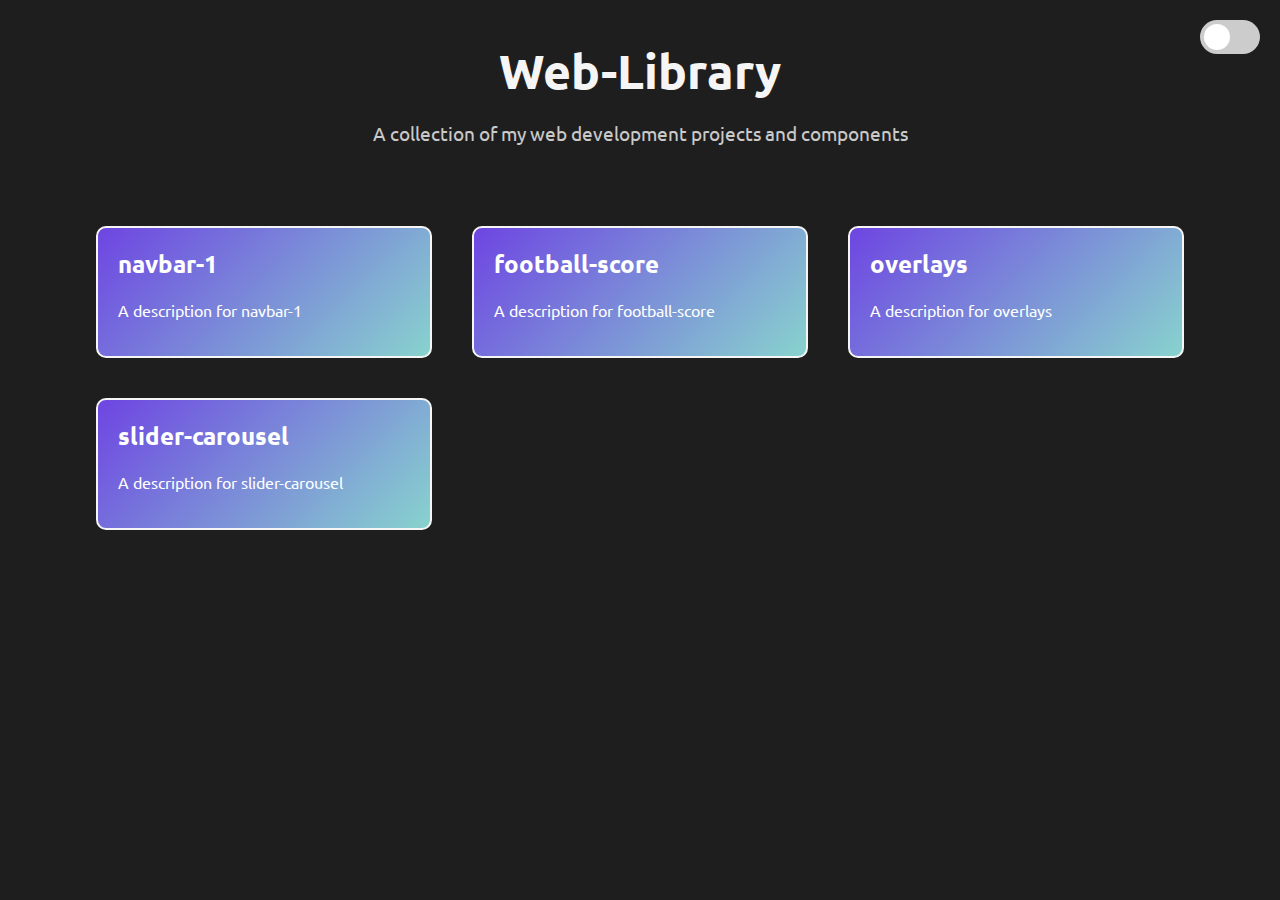
<file: index.html>
<!DOCTYPE html>
<html lang="en">

<head>
    <meta charset="UTF-8">
    <meta name="viewport" content="width=device-width, initial-scale=1.0">
    <title>Web-Library</title>
    <link href="https://fonts.googleapis.com/css2?family=Ubuntu:wght@400;700&display=swap" rel="stylesheet">
    <style>
        :root {
            --primary-color: #1e1e1e;
            --secondary-color: #2a2a2a;
            --text-color: #f5f5f5;
            --card-bg-gradient: linear-gradient(135deg, #6e45e2, #88d3ce);
            --card-border-light: #f5f5f5;
        }

        body.dark-mode {
            --primary-color: #1e1e1e;
            --secondary-color: #2a2a2a;
            --text-color: #f5f5f5;
        }

        body.light-mode {
            --primary-color: #f5f5f5;
            --secondary-color: #ffffff;
            --text-color: #1e1e1e;
        }

        body {
            font-family: 'Ubuntu', sans-serif;
            background-color: var(--primary-color);
            color: var(--text-color);
            margin: 0;
            padding: 0;
            transition: background-color 0.3s, color 0.3s;
        }

        .container {
            text-align: center;
            padding: 20px 6rem 20px 6rem;
        }

        header h1 {
            font-size: 3em;
            margin: 20px 0;
        }

        .description {
            font-size: 1.2em;
            color: var(--text-color);
            opacity: 0.8;
        }

        .theme-toggle {
            position: absolute;
            top: 20px;
            right: 20px;
        }

        .cards {
            display: grid;
            grid-template-columns: repeat(3, minmax(250px, 1fr));
            gap: 40px;
            margin-top: 80px;
        }

        .card {
            background: var(--card-bg-gradient);
            border: 2px solid var(--card-border-light);
            border-radius: 10px;
            padding: 20px;
            text-align: left;
            color: var(--text-color);
            text-decoration: none;
            transition: transform 0.3s;
            color: white;
        }

        .card h2 {
            margin-top: 0;
        }

        .card:hover {
            transform: scale(1.05);
        }

        .switch {
            position: relative;
            display: inline-block;
            width: 60px;
            height: 34px;
        }

        .switch input {
            opacity: 0;
            width: 0;
            height: 0;
        }

        .slider {
            position: absolute;
            cursor: pointer;
            top: 0;
            left: 0;
            right: 0;
            bottom: 0;
            background-color: #ccc;
            transition: .4s;
            border-radius: 34px;
        }

        .slider:before {
            position: absolute;
            content: "";
            height: 26px;
            width: 26px;
            left: 4px;
            bottom: 4px;
            background-color: white;
            transition: .4s;
            border-radius: 50%;
        }

        input:checked+.slider {
            background-color: #2196F3;
        }

        input:checked+.slider:before {
            transform: translateX(26px);
        }
    </style>
</head>

<body class="dark-mode">
    <div class="theme-toggle">
        <label class="switch">
            <input type="checkbox" id="theme-switch">
            <span class="slider"></span>
        </label>
    </div>
    <div class="container">
        <header>
            <h1>Web-Library</h1>
            <p class="description">A collection of my web development projects and components</p>
        </header>



        <!-- <div class="cards">
            <a href="https://patolas01.github.io/Web-Library/PARTIALS/navbar-1/" class="card">
                <h2>Navbar</h2>
                <p>A collection of responsive navbars</p>
            </a>
            <a href="https://patolas01.github.io/Web-Library/PARTIALS/overlays/football-score/" class="card">
                <h2>Score Board Overlay</h2>
                <p>A modern football score board inspired by the UEFA Euro overlay</p>
            </a>
            <a href="https://patolas01.github.io/Web-Library/PARTIALS/slider-carousel/" class="card">
                <h2>Slider</h2>
                <p>Smooth and responsive sliders</p>
            </a>
        </div>
    </div> -->



        <div class="cards" id="projects-container">
            <!-- JavaScript will insert project cards here -->
        </div>

        <script>
            // Function to fetch the projects.json file and generate the project cards
            async function loadProjects() {
                try {
                    const response = await fetch('projects.json');
                    if (!response.ok) {
                        throw new Error(`HTTP error! Status: ${response.status}`);
                    }
                    const projects = await response.json();

                    const container = document.getElementById('projects-container');
                    projects.forEach(project => {
                        const card = document.createElement('a');
                        card.href = project.path;
                        card.className = 'card';
                        card.innerHTML = `
                <h2>${project.name}</h2>
                <p>A description for ${project.name}</p>
              `;
                        container.appendChild(card);
                    });
                } catch (error) {
                    console.error('Error loading projects:', error);
                }
            }

            // Call the function to load projects when the page loads
            document.addEventListener('DOMContentLoaded', loadProjects);
        </script>





        <script>
            document.getElementById('theme-switch').addEventListener('change', function (event) {
                if (event.target.checked) {
                    document.body.classList.remove('dark-mode');
                    document.body.classList.add('light-mode');
                } else {
                    document.body.classList.remove('light-mode');
                    document.body.classList.add('dark-mode');
                }
            });
        </script>
</body>

</html>
</file>
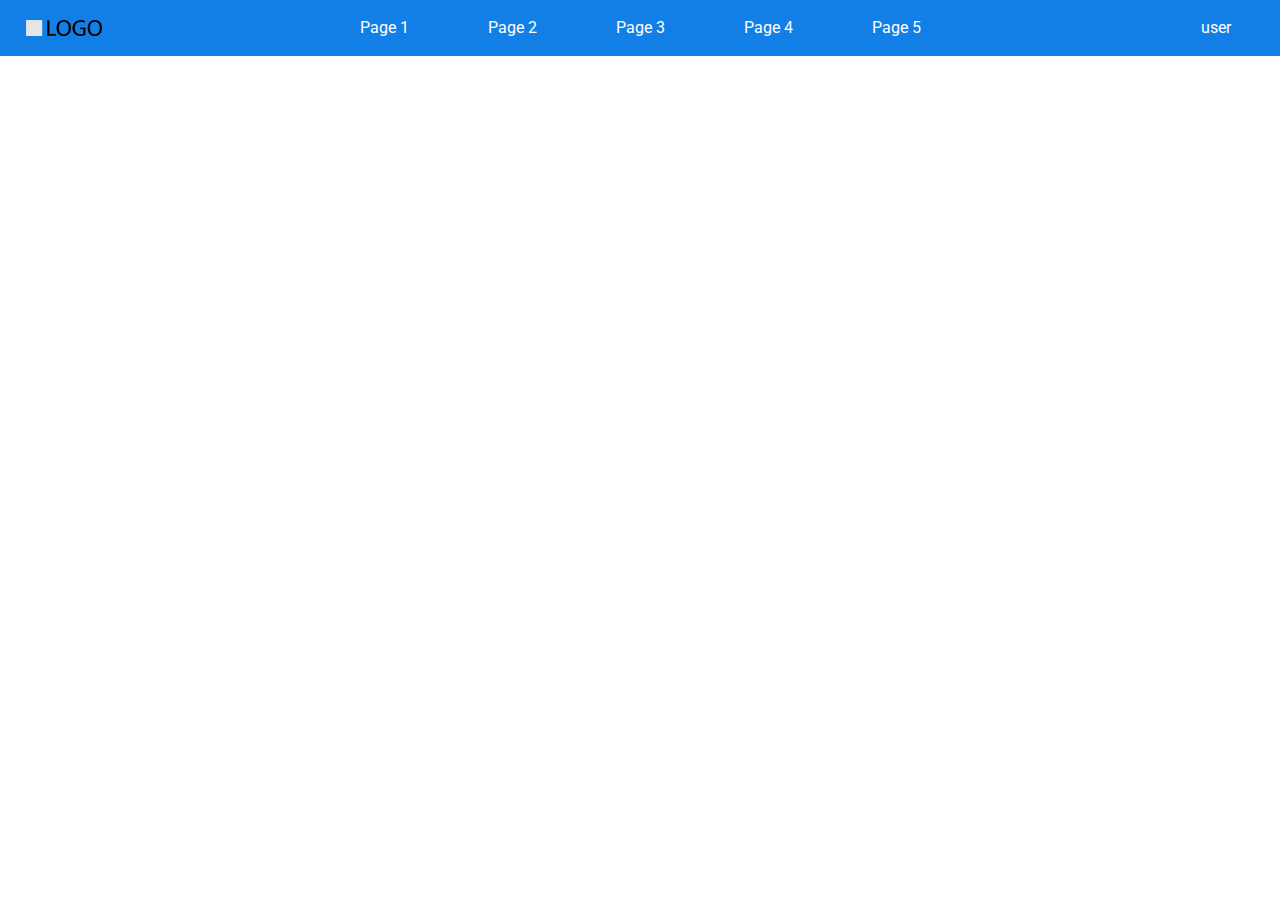
<file: PARTIALS/navbar-1/index.html>
<!DOCTYPE html>
<html lang="en">

<head>
    <meta charset="UTF-8">
    <meta name="viewport" content="width=device-width, initial-scale=1.0">
    <link rel="stylesheet" href="navbar.css">
    <script src="navbar.js"></script>
    <title>Navbar example</title>
</head>

<body>

    <!-- Navbar -->
    <nav class="navbar">
        <!-- Normal Navbar -->
        <div class="norm-navbar">
            <!-- Logo -->
            <a href="" id="logo"><img src="img/logo-example-wide.png" alt="logo"></a>

            <!-- Pages -->
            <a href="">Page 1</a>
            <a href="">Page 2</a>
            <a href="">Page 3</a>
            <a href="">Page 4</a>
            <a href="">Page 5</a>

            <!-- User Button -->
            <a href="" id="user">user</a>
        </div>

        <!-- Mobile Navbar -->
        <div class="mobile-navbar">
            <!-- Logo -->
            <a href="" id="logo"><img src="img/logo-example-wide.png" alt="logo"></a>

            <!-- Burguer Button -->
            <a id="burguer-menu"><img src="img/menu-white.svg" alt="burguer-menu"></a>

            <!-- Burguer Area -->
            <div class="burguer-area">
                <ul>
                    <li><a href="">Page 1</a></li>
                    <li><a href="">Page 2</a></li>
                    <li><a href="">Page 3</a></li>
                </ul>

            </div>
        </div>
    </nav>

</body>

</html>
</file>
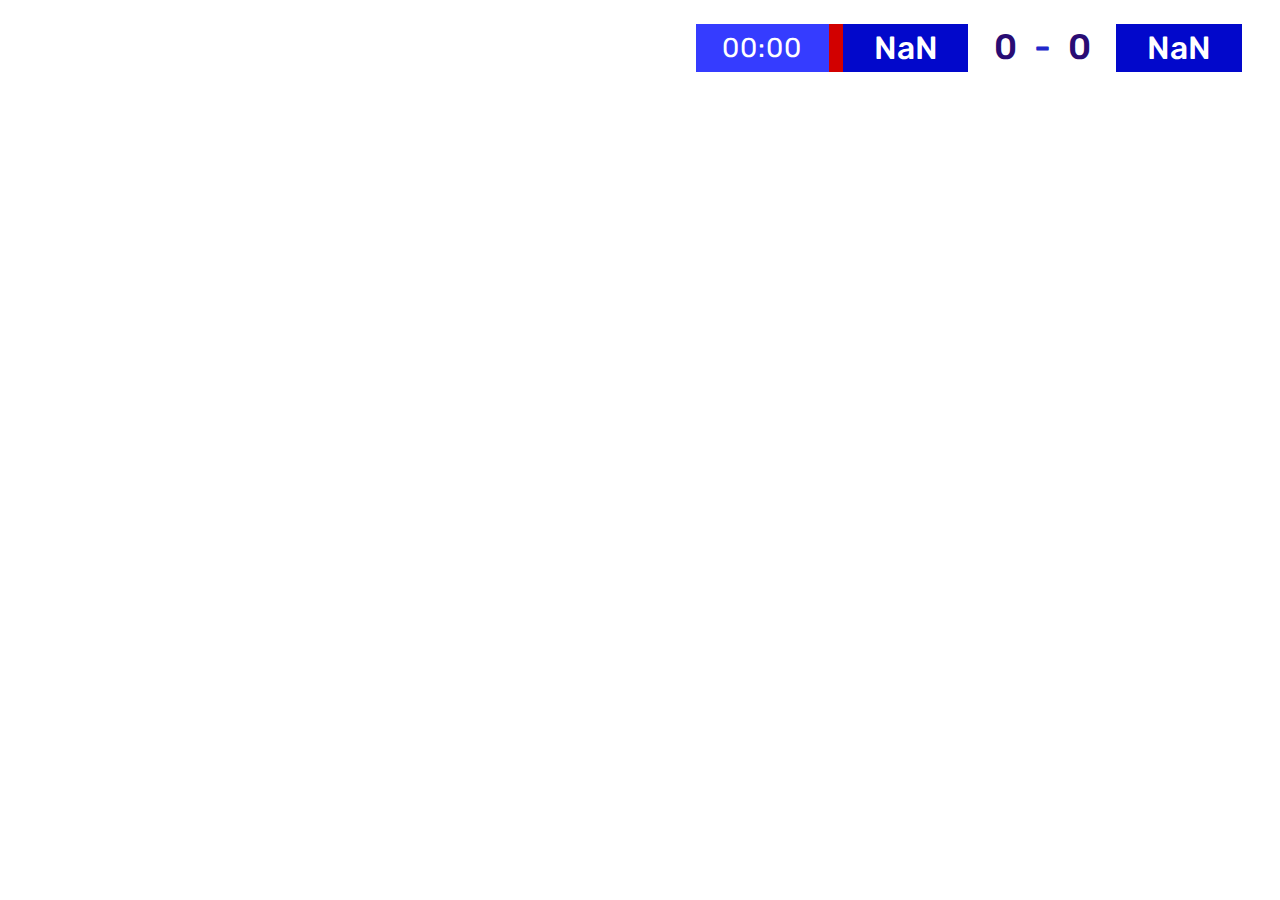
<file: PARTIALS/overlays/football-score/index.html>
<!DOCTYPE html>
<html lang="en">

<head>
    <meta charset="UTF-8">
    <meta name="viewport" content="width=device-width, initial-scale=1.0">
    <script src="score-board.js"></script>
    <link rel="stylesheet" href="score-board.css">
    <title>Football Score Bar</title>
</head>

<body>
    <div class="main-bar">
        <div class="timer">
            00:00
        </div>
        <div class="timer-extra"></div>

        <div class="team" id="1">
            <div class="team-bar" id="first"></div>
            <div class="team-ini" id="team1">NaN</div>
        </div>
        <div class="score">
            <div class="score-value" id="score1">0</div>
            <div class="separate-bar">-</div>
            <div class="score-value" id="score2">0</div>
        </div>
        <div class="team" id="2">
            <div class="team-ini" id="team2">NaN</div>
            <div class="team-bar" id="second"></div>
        </div>

    </div>
</body>

</html>
</file>
<file: PARTIALS/navbar-1/navbar.css>
@import url('https://fonts.googleapis.com/css2?family=Lato:wght@100;300;400&family=Roboto:ital,wght@0,100;0,300;0,400;0,500;0,700;0,900;1,100;1,300;1,400;1,500;1,700;1,900&display=swap');

body {
    font-family: "Roboto", sans-serif;
    font-style: normal;

    /* Dark/Light Mode Colors */
    --light-mode: #FFFFFF;
    --dark-mode: #121212;

    /* Primary/Secondary Colors (Theme) */
    --prim-color: #117fe5;
    --sec-color: #4150c3;
    --shade-prim-color: #2f8fe8;
    --shade-sec-color: #2e366f;

    /* Margins And Paddings remove */
    padding: 0;
    margin: 0;

    /* Background color */
    background-color: var(--light-mode);
    overflow-x: hidden;
    /* Prevent horizontal scroll */
}

.navbar,
.norm-navbar {
    /* Define sizes */
    width: 100vw;
    height: 3.5rem;

    /* Alignments */
    display: flex;
    align-items: center;
    justify-content: center;

    /* Colors */
    background-color: var(--prim-color);
    color: white;
}

.navbar a {
    transition: ease-in-out 150ms;

    /* Remove Useless <a> tag things */
    text-decoration: none;
    color: white;

    /* Define sizes */
    line-height: 100%;
    height: 100%;

    /* Alignments */
    display: flex;
    align-items: center;
    justify-content: center;
    width: 10%;
}

.navbar a:hover {
    /* Change color on hover */
    background-color: var(--shade-prim-color);
}

.norm-navbar #logo,
#user {
    /* Let item be on endings */
    position: absolute;
    height: auto;
}

.norm-navbar #logo,
#user:hover {
    /* Disable color change on hover */
    background-color: var(--prim-color);
}

.norm-navbar #logo {
    /* Align on Left */
    left: 0;
}

.norm-navbar #logo img {
    /* Set size of the image */
    max-width: 60%;
    height: auto;
}

.norm-navbar #user {
    /* Align on Right */
    right: 0;
}

.mobile-navbar {
    /* Initially disabled */
    display: none;
    max-width: 100svw;
    align-items: center;
    justify-content: center;
}

.mobile-navbar #logo img {
    width: 80%;
}

.mobile-navbar .burguer-area {
    display: none;
    width: 100svw;
    height: 100svh;
    background-color: var(--sec-color);
    position: fixed;
    top: 3.5rem;
    right: 0;
    transform: translateX(100%);
    /* Initially off-screen to the right */
    transition: transform 0.55s ease;
    /* Smooth transition */
}

.burguer-area.open {
    transform: translateX(0%);
    /* Slide in from the right */
}

.mobile-navbar .burguer-area ul {
    width: 100%;
    margin: 0;
    padding: 0;
}

.mobile-navbar .burguer-area ul li {
    width: 100%;
    padding: 0;
    margin: 0;
    display: flex;
    align-items: center;
    justify-content: center;
    list-style-type: none;
    border-bottom: 2px solid var(--shade-sec-color);
}

.mobile-navbar .burguer-area ul li a {
    width: 100%;
    padding: 2rem;
    margin: 0;
    font-size: larger;
}

.mobile-navbar .burguer-area ul li:last-child {
    border: 0;
}


/* Responsive */
@media screen and (max-width: 480px) {

    /* Disable normal navbar */
    .norm-navbar {
        display: none;
    }

    /* Enable mobile navbar */
    .mobile-navbar {
        display: flex;
    }

    .mobile-navbar .burguer-area {
        display: flex;
    }

    .mobile-navbar #logo,
    #burguer-menu {
        height: auto;
    }

    .mobile-navbar #logo,
    #burguer-menu:hover {
        background-color: var(--prim-color);
    }

    .mobile-navbar #logo {
        width: 30%;
        position: absolute;
        left: 0;
    }

    .mobile-navbar #burguer-menu {
        position: absolute;
        right: 0.5rem;
        padding: 0;
        margin: 0;
    }

    .mobile-navbar #burguer-menu img {
        width: 100%;
    }
}
</file>
<file: PARTIALS/overlays/football-score/score-board.css>
@import url('https://fonts.googleapis.com/css2?family=Rubik:ital,wght@0,300..900;1,300..900&display=swap');


body {
    margin: 0;
    height: 100svh;
    display: flex;
    justify-content: right;
    font-family: "Rubik", sans-serif;
    font-optical-sizing: auto;
    font-weight: 500;
    background-color: transparent;
}

.main-bar {
    margin: 1.5rem 1.5rem;
    display: flex;
    justify-content: center;
    width: 35rem;
    height: 3rem;
    background-color: #0208cb;
}

.score {
    display: flex;
    justify-content: center;
    align-items: center;
    background-color: white;
    height: 100%;
    width: 35%;
    color: #290c74;
    font-size: 2.2rem;
}

.score-value, .separate-bar{
    display: flex;
    justify-content: center;
    align-items: center;
    line-height: 100%;
    width: 40%;
    height: 100%;
} 

.separate-bar{
    width: 10%;
    color: #2127ca;
}

.team {
    display: flex;
    justify-content: center;
    align-items: center;
    color: white;
    height: 100%;
    width: 33%;
    font-size: 2rem;
    /* border: 1px solid black; */
}

.team-bar{
    position: relative;
    left: 0;
    height: 100%;
    width: 10%;
    background-color: rgb(210, 0, 0);
}

.team-bar#second{
    background-color: #ffffff;
    
}

.team-ini{
    display: flex;
    justify-content: center;
    align-items: center;
    height: 100%;
    width: 90%;
}

.timer{
    display: flex;
    justify-content: center;
    align-items: center;
    background-color: #353cff;
    height: 3rem;
    width: 11rem;
    color: white;
    font-size: 1.7rem;
    font-weight: 400;
    letter-spacing: 1px;
}
</file>
